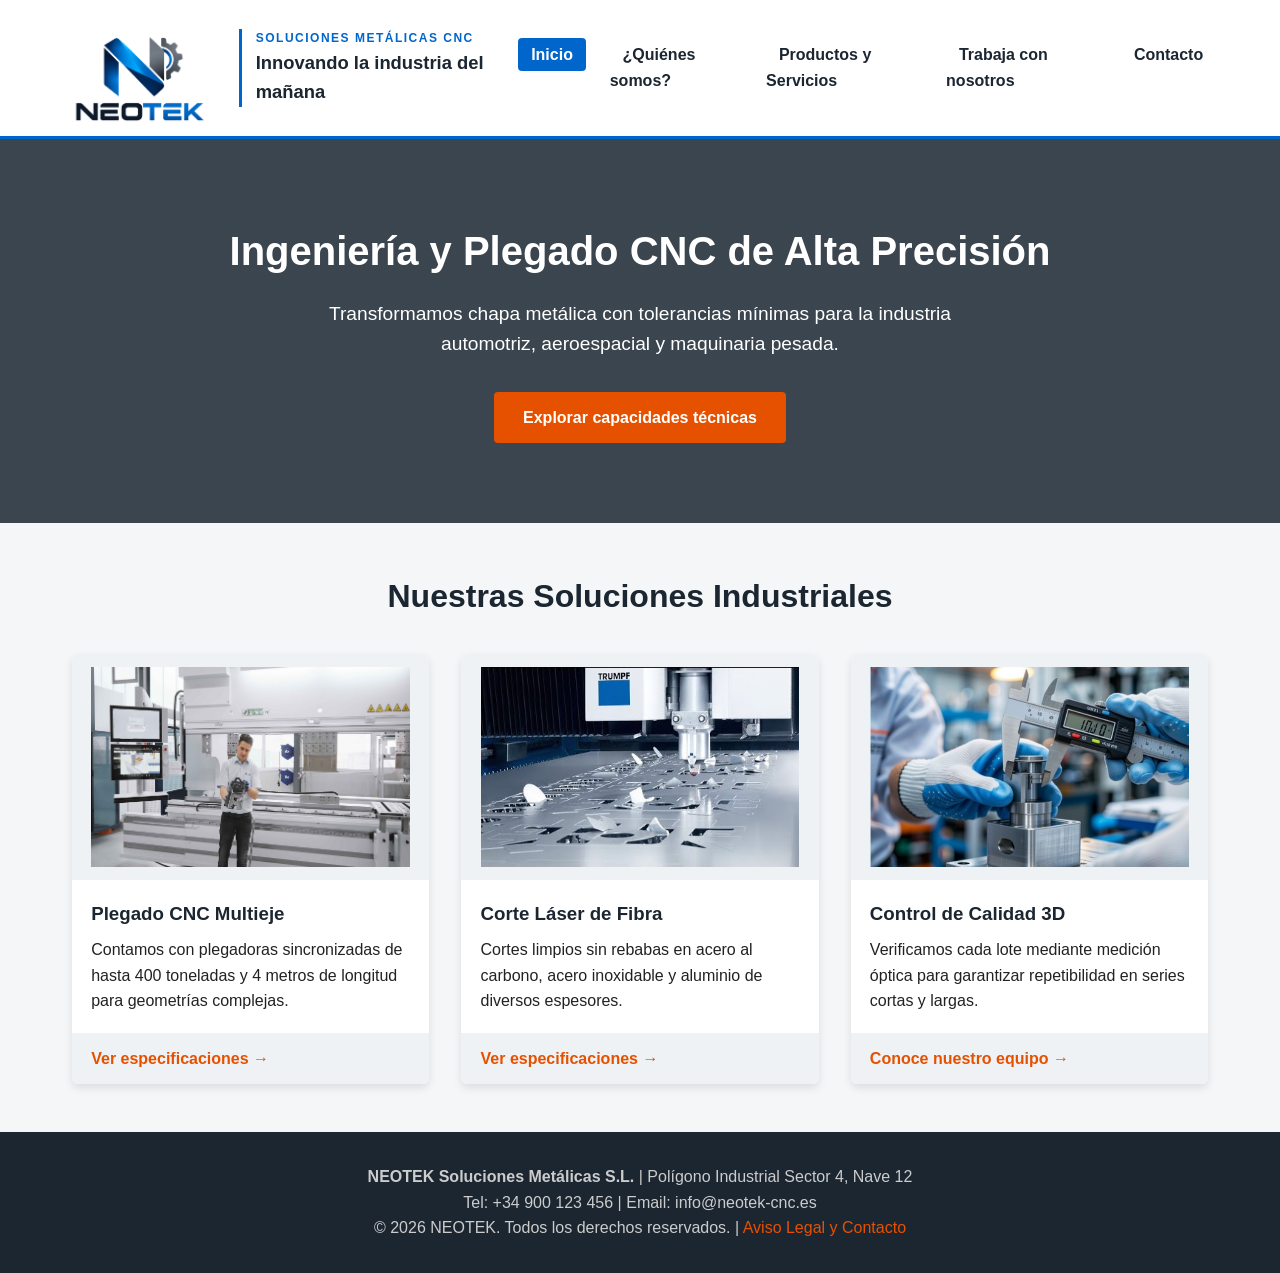
<file: index.html>
<!DOCTYPE html>
<html lang="es">
<head>
    <meta charset="UTF-8">
    <meta name="viewport" content="width=device-width, initial-scale=1.0">
    <title>NEOTEK | Plegado CNC de Alta Precisión</title>
    <link rel="stylesheet" href="css/estilos.css">
</head>
<body>

    <!-- CABECERA Y MENÚ DE ACCESO -->
    <header class="cabecera-principal">
        <div class="contenedor-logo">
            <a href="index.html" title="Ir al inicio de NEOTEK">
                 <img src="img/logo-neotek.png" alt="Logotipo NEOTEK" class="logo-img">
            </a>
        </div>
               <div class="eslogan-cabecera">
            <span class="eslogan-superior">SOLUCIONES METÁLICAS CNC</span>
            <p>Innovando la industria del mañana</p>
        </div>
        <nav class="menu-navegacion">
            <ul>
                <li><a href="index.html" class="activo">Inicio</a></li>
                <li><a href="quienes-somos.html">¿Quiénes somos?</a></li>
                <li><a href="productos-servicios.html">Productos y Servicios</a></li>
                <li><a href="trabaja-con-nosotros.html">Trabaja con nosotros</a></li>
                <li><a href="contacto.html">Contacto</a></li>
            </ul>
        </nav>
    </header>

    <!-- CONTENIDO PRINCIPAL -->
    <main>
        <!-- Bienvenida -->
        <section class="hero">
            <h1>Ingeniería y Plegado CNC de Alta Precisión</h1>
            <p>Transformamos chapa metálica con tolerancias mínimas para la industria automotriz, aeroespacial y maquinaria pesada.</p>
            <a href="productos-servicios.html" class="boton-principal">Explorar capacidades técnicas</a>
        </section>

        <!-- Sección Destacados con enlace desde imagen -->
        <section class="seccion-contenido">
            <h2>Nuestras Soluciones Industriales</h2>
            <div class="tarjetas-grid">
                <article class="tarjeta">
                    <!-- Enlace desde una foto -->
                    <a href="productos-servicios.html#plegado">
                        <img src="img/plegadora.jpg" alt="Plegadora CNC hidráulica en funcionamiento">
                    </a>
                    <h3>Plegado CNC Multieje</h3>
                    <p>Contamos con plegadoras sincronizadas de hasta 400 toneladas y 4 metros de longitud para geometrías complejas.</p>
                    <a href="productos-servicios.html#plegado">Ver especificaciones &rarr;</a>
                </article>

                <article class="tarjeta">
                    <a href="productos-servicios.html#corte">
                        <img src="img/laser.jpg" alt="Corte láser de precisión en acero inoxidable">
                    </a>
                    <h3>Corte Láser de Fibra</h3>
                    <p>Cortes limpios sin rebabas en acero al carbono, acero inoxidable y aluminio de diversos espesores.</p>
                    <a href="productos-servicios.html#corte">Ver especificaciones &rarr;</a>
                </article>

                <article class="tarjeta">
                    <a href="quienes-somos.html">
                        <img src="img/calidad.jpg" alt="Control de calidad y metrología industrial">
                    </a>
                    <h3>Control de Calidad 3D</h3>
                    <p>Verificamos cada lote mediante medición óptica para garantizar repetibilidad en series cortas y largas.</p>
                    <a href="quienes-somos.html">Conoce nuestro equipo &rarr;</a>
                </article>
            </div>
        </section>
    </main>

    <!-- PIE DE PÁGINA -->
    <footer class="pie-pagina">
        <div class="pie-contenido">
            <p><strong>NEOTEK Soluciones Metálicas S.L.</strong> | Polígono Industrial Sector 4, Nave 12</p>
            <p>Tel: +34 900 123 456 | Email: info@neotek-cnc.es</p>
            <p>&copy; 2026 NEOTEK. Todos los derechos reservados. | <a href="contacto.html">Aviso Legal y Contacto</a></p>
        </div>
    </footer>

</body>
</html>
</file>
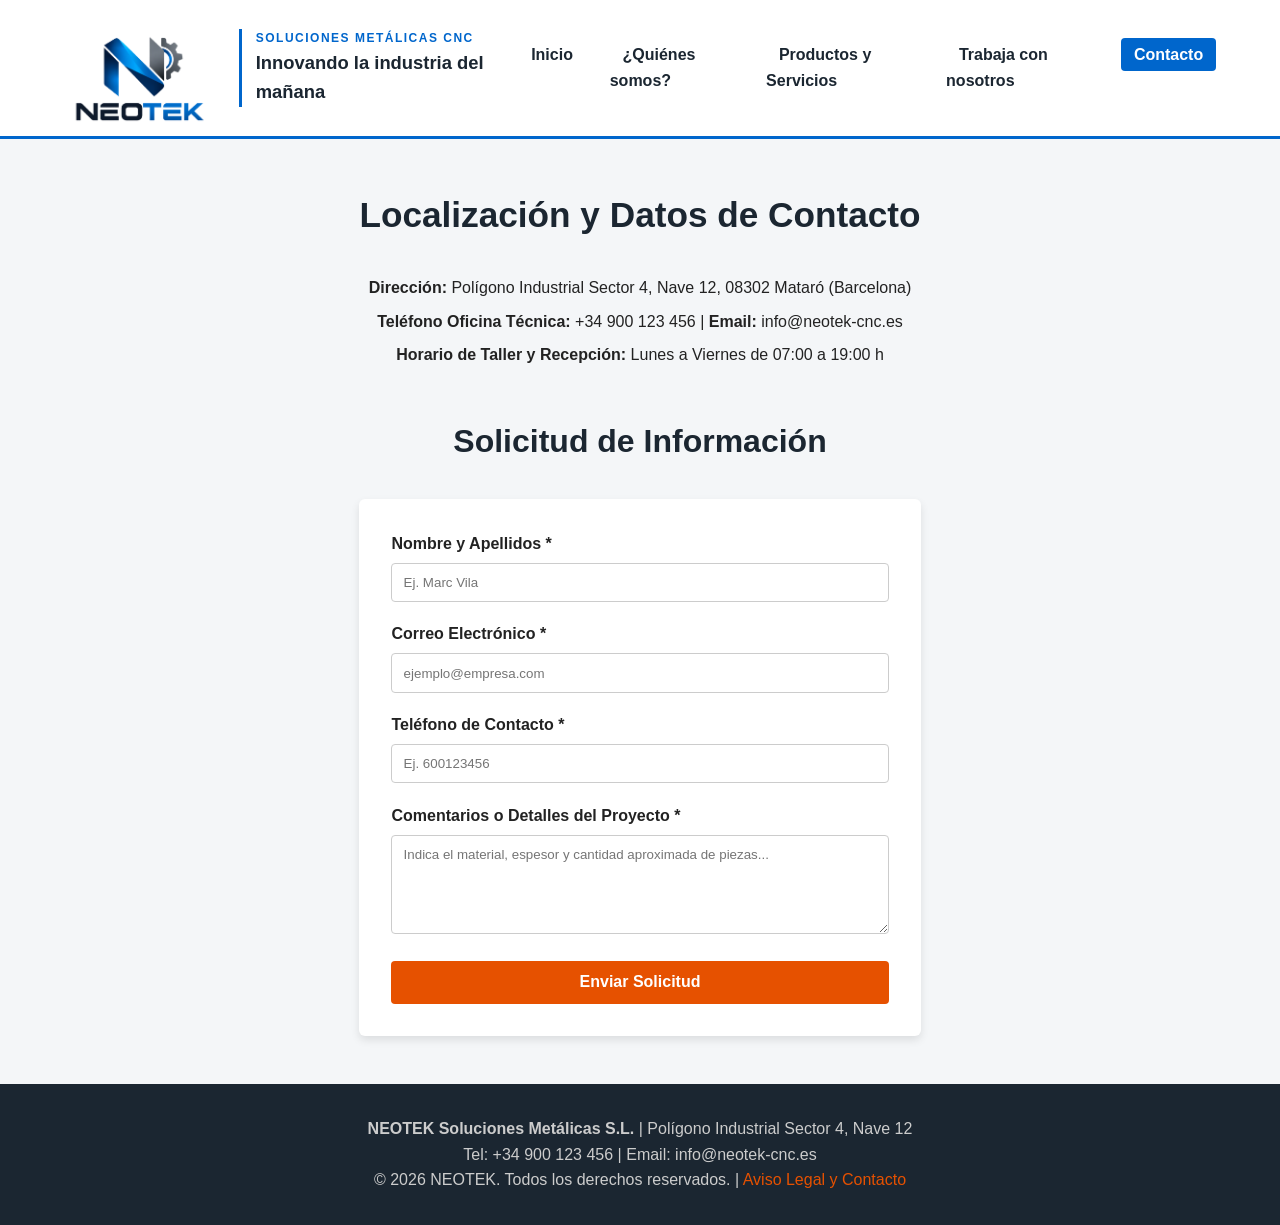
<file: contacto.html>
<!DOCTYPE html>
<html lang="es">
<head>
    <meta charset="UTF-8">
    <meta name="viewport" content="width=device-width, initial-scale=1.0">
    <title>Contacto | NEOTEK Plegado CNC</title>
    <link rel="stylesheet" href="css/estilos.css">
</head>
<body>

    <!-- CABECERA COMÚN CON LOGO, ESLOGAN Y MENÚ -->
    <header class="cabecera-principal">
        <div class="contenedor-logo">
            <a href="index.html" title="Ir al inicio de NEOTEK">
                <img src="img/logo-neotek.png" alt="Logotipo NEOTEK" class="logo-img">
            </a>
        </div>

        <div class="eslogan-cabecera">
            <span class="eslogan-superior">SOLUCIONES METÁLICAS CNC</span>
            <p>Innovando la industria del mañana</p>
        </div>

        <nav class="menu-navegacion">
            <ul>
                <li><a href="index.html">Inicio</a></li>
                <li><a href="quienes-somos.html">¿Quiénes somos?</a></li>
                <li><a href="productos-servicios.html">Productos y Servicios</a></li>
                <li><a href="trabaja-con-nosotros.html">Trabaja con nosotros</a></li>
                <li><a href="contacto.html" class="activo">Contacto</a></li>
            </ul>
        </nav>
    </header>

    <!-- CONTENIDO PRINCIPAL -->
    <main class="seccion-contenido">
        <!-- Datos de localización -->
        <section class="bloque-contacto-info">
            <h1>Localización y Datos de Contacto</h1>
            <p><strong>Dirección:</strong> Polígono Industrial Sector 4, Nave 12, 08302 Mataró (Barcelona)</p>
            <p><strong>Teléfono Oficina Técnica:</strong> +34 900 123 456 | <strong>Email:</strong> info@neotek-cnc.es</p>
            <p><strong>Horario de Taller y Recepción:</strong> Lunes a Viernes de 07:00 a 19:00 h</p>
        </section>

        <!-- Formulario obligatorio: Solicitud de información con validación HTML5 -->
        <section>
            <h2>Solicitud de Información</h2>
            <form action="#" method="post">
                <div class="campo-formulario">
                    <label for="nombre">Nombre y Apellidos *</label>
                    <input type="text" id="nombre" name="nombre" required minlength="3" placeholder="Ej. Marc Vila">
                </div>

                <div class="campo-formulario">
                    <label for="email">Correo Electrónico *</label>
                    <input type="email" id="email" name="email" required placeholder="ejemplo@empresa.com">
                </div>

                <div class="campo-formulario">
                    <label for="telefono">Teléfono de Contacto *</label>
                    <input type="tel" id="telefono" name="telefono" required pattern="[0-9]{9}" title="Introduce un número de teléfono válido de 9 dígitos" placeholder="Ej. 600123456">
                </div>

                <div class="campo-formulario">
                    <label for="comentarios">Comentarios o Detalles del Proyecto *</label>
                    <textarea id="comentarios" name="comentarios" rows="5" required minlength="10" placeholder="Indica el material, espesor y cantidad aproximada de piezas..."></textarea>
                </div>

                <button type="submit" class="boton-principal boton-enviar">Enviar Solicitud</button>
            </form>
        </section>
    </main>

    <!-- PIE DE PÁGINA COMÚN -->
    <footer class="pie-pagina">
        <div class="pie-contenido">
            <p><strong>NEOTEK Soluciones Metálicas S.L.</strong> | Polígono Industrial Sector 4, Nave 12</p>
            <p>Tel: +34 900 123 456 | Email: info@neotek-cnc.es</p>
            <p>&copy; 2026 NEOTEK. Todos los derechos reservados. | <a href="contacto.html">Aviso Legal y Contacto</a></p>
        </div>
    </footer>

</body>
</html>
</file>
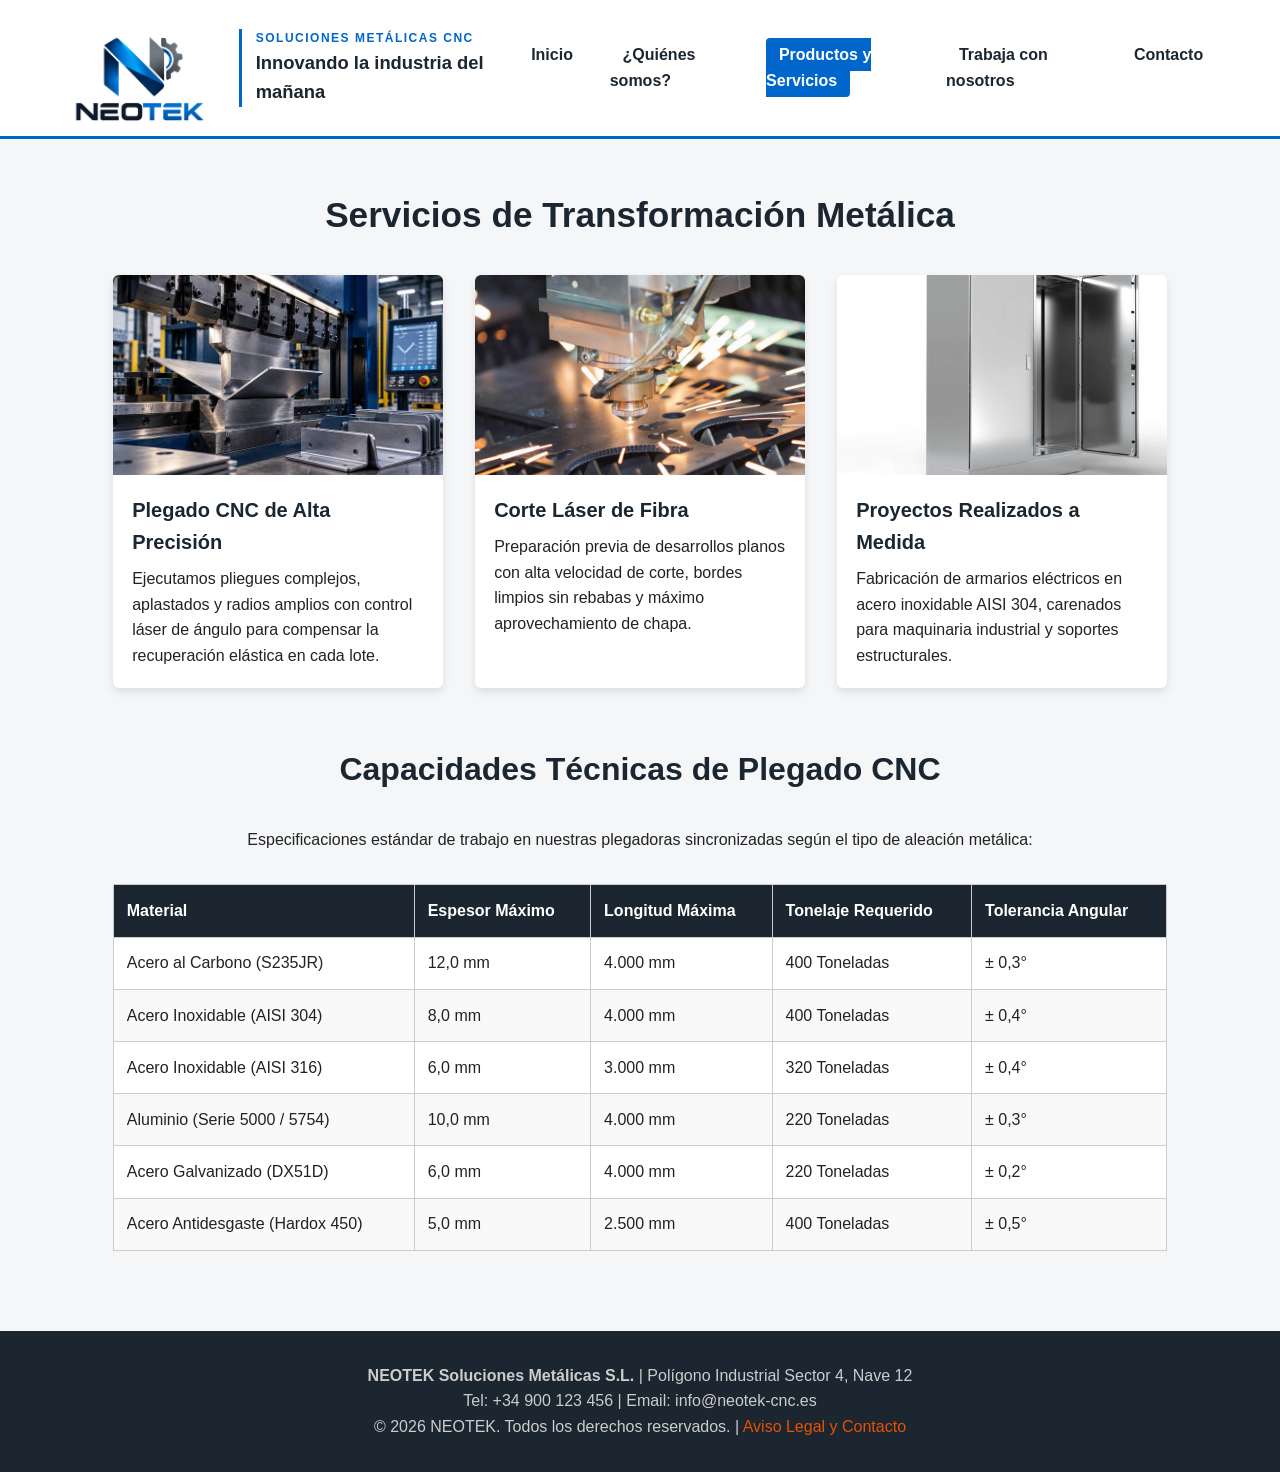
<file: productos-servicios.html>
<!DOCTYPE html>
<html lang="es">
<head>
    <meta charset="UTF-8">
    <meta name="viewport" content="width=device-width, initial-scale=1.0">
    <title>Productos y Servicios | NEOTEK Plegado CNC</title>
    <link rel="stylesheet" href="css/estilos.css">
</head>
<body>

    <!-- CABECERA COMÚN CON LOGO, ESLOGAN Y MENÚ -->
    <header class="cabecera-principal">
        <div class="contenedor-logo">
            <a href="index.html" title="Ir al inicio de NEOTEK">
                <img src="img/logo-neotek.png" alt="Logotipo NEOTEK" class="logo-img">
            </a>
        </div>

        <div class="eslogan-cabecera">
            <span class="eslogan-superior">SOLUCIONES METÁLICAS CNC</span>
            <p>Innovando la industria del mañana</p>
        </div>

        <nav class="menu-navegacion">
            <ul>
                <li><a href="index.html">Inicio</a></li>
                <li><a href="quienes-somos.html">¿Quiénes somos?</a></li>
                <li><a href="productos-servicios.html" class="activo">Productos y Servicios</a></li>
                <li><a href="trabaja-con-nosotros.html">Trabaja con nosotros</a></li>
                <li><a href="contacto.html">Contacto</a></li>
            </ul>
        </nav>
    </header>

    <!-- CONTENIDO PRINCIPAL -->
    <main class="seccion-contenido">
        <!-- Catálogo de Servicios y Proyectos -->
        <section id="plegado" class="bloque-servicios">
            <h1>Servicios de Transformación Metálica</h1>
            <div class="tarjetas-grid">
                <article class="tarjeta">
                    <img src="img/plegado.jpg" alt="Plegado CNC de precisión">
                    <h2>Plegado CNC de Alta Precisión</h2>
                    <p>Ejecutamos pliegues complejos, aplastados y radios amplios con control láser de ángulo para compensar la recuperación elástica en cada lote.</p>
                </article>

                <article class="tarjeta" id="corte">
                    <img src="img/corte-laser-de-fibra.jpg" alt="Corte láser industrial">
                    
                    <h2>Corte Láser de Fibra</h2>
                    <p>Preparación previa de desarrollos planos con alta velocidad de corte, bordes limpios sin rebabas y máximo aprovechamiento de chapa.</p>
                </article>

                <article class="tarjeta">
                    <img src="img/proyectos.jpg" alt="Chasis metálico fabricado a medida">
                    <h2>Proyectos Realizados a Medida</h2>
                    <p>Fabricación de armarios eléctricos en acero inoxidable AISI 304, carenados para maquinaria industrial y soportes estructurales.</p>
                </article>
            </div>
        </section>

        <!-- Tabla obligatoria de mínimo 5 filas y 5 columnas -->
        <section class="bloque-tabla">
            <h2>Capacidades Técnicas de Plegado CNC</h2>
            <p class="descripcion-tabla">Especificaciones estándar de trabajo en nuestras plegadoras sincronizadas según el tipo de aleación metálica:</p>
            <table>
                <thead>
                    <tr>
                        <th>Material</th>
                        <th>Espesor Máximo</th>
                        <th>Longitud Máxima</th>
                        <th>Tonelaje Requerido</th>
                        <th>Tolerancia Angular</th>
                    </tr>
                </thead>
                <tbody>
                    <tr>
                        <td>Acero al Carbono (S235JR)</td>
                        <td>12,0 mm</td>
                        <td>4.000 mm</td>
                        <td>400 Toneladas</td>
                        <td>&plusmn; 0,3&deg;</td>
                    </tr>
                    <tr>
                        <td>Acero Inoxidable (AISI 304)</td>
                        <td>8,0 mm</td>
                        <td>4.000 mm</td>
                        <td>400 Toneladas</td>
                        <td>&plusmn; 0,4&deg;</td>
                    </tr>
                    <tr>
                        <td>Acero Inoxidable (AISI 316)</td>
                        <td>6,0 mm</td>
                        <td>3.000 mm</td>
                        <td>320 Toneladas</td>
                        <td>&plusmn; 0,4&deg;</td>
                    </tr>
                    <tr>
                        <td>Aluminio (Serie 5000 / 5754)</td>
                        <td>10,0 mm</td>
                        <td>4.000 mm</td>
                        <td>220 Toneladas</td>
                        <td>&plusmn; 0,3&deg;</td>
                    </tr>
                    <tr>
                        <td>Acero Galvanizado (DX51D)</td>
                        <td>6,0 mm</td>
                        <td>4.000 mm</td>
                        <td>220 Toneladas</td>
                        <td>&plusmn; 0,2&deg;</td>
                    </tr>
                    <tr>
                        <td>Acero Antidesgaste (Hardox 450)</td>
                        <td>5,0 mm</td>
                        <td>2.500 mm</td>
                        <td>400 Toneladas</td>
                        <td>&plusmn; 0,5&deg;</td>
                    </tr>
                </tbody>
            </table>
        </section>
    </main>

    <!-- PIE DE PÁGINA COMÚN -->
    <footer class="pie-pagina">
        <div class="pie-contenido">
            <p><strong>NEOTEK Soluciones Metálicas S.L.</strong> | Polígono Industrial Sector 4, Nave 12</p>
            <p>Tel: +34 900 123 456 | Email: info@neotek-cnc.es</p>
            <p>&copy; 2026 NEOTEK. Todos los derechos reservados. | <a href="contacto.html">Aviso Legal y Contacto</a></p>
        </div>
    </footer>

</body>
</html>
</file>
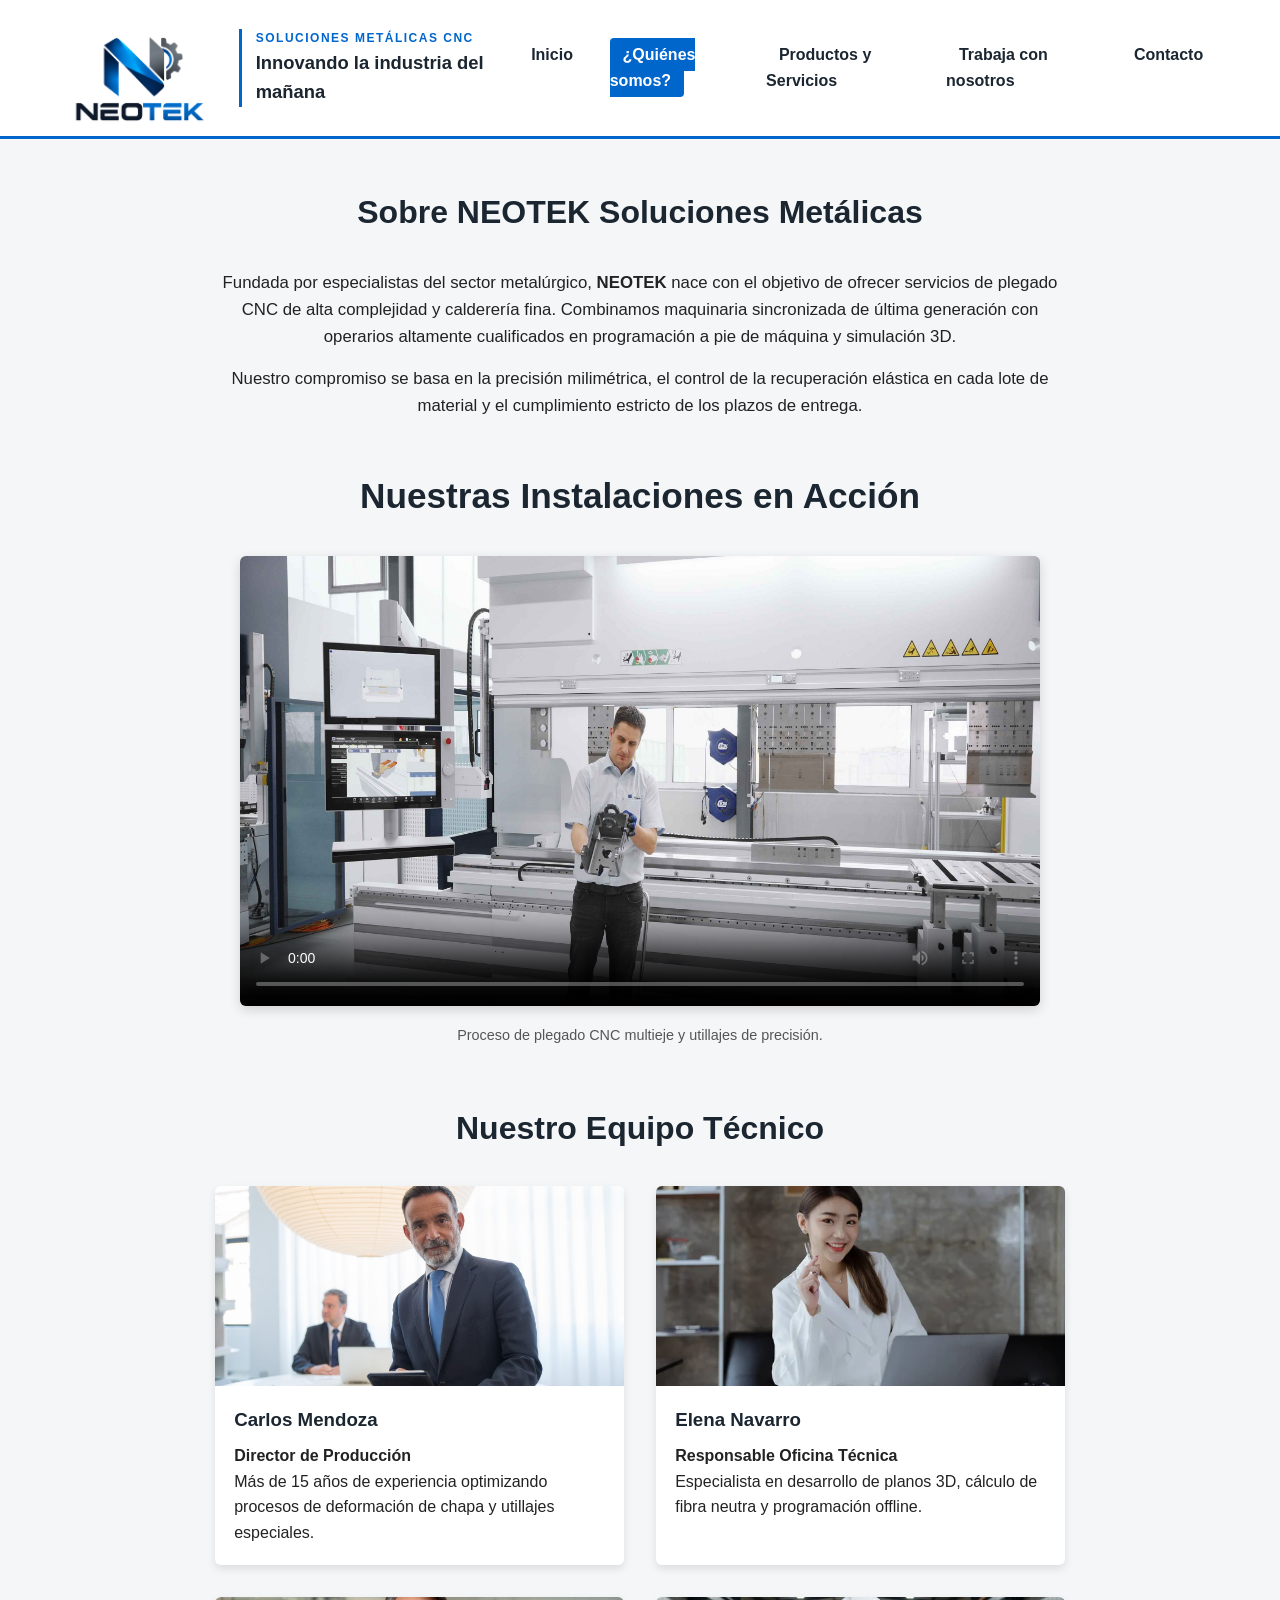
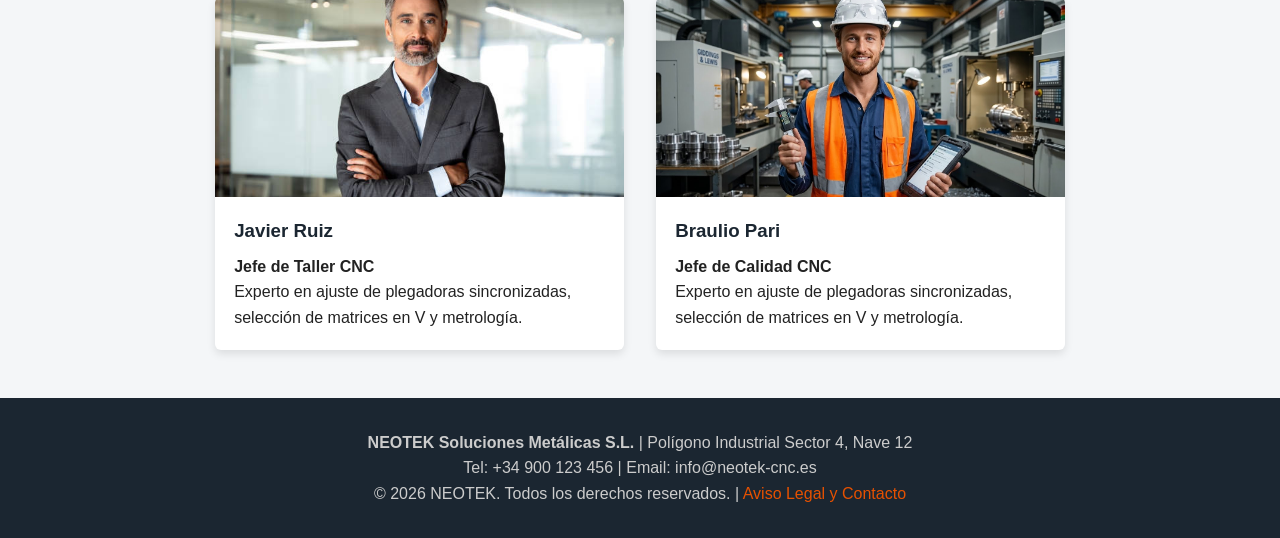
<file: quienes-somos.html>
<!DOCTYPE html>
<html lang="es">
<head>
    <meta charset="UTF-8">
    <meta name="viewport" content="width=device-width, initial-scale=1.0">
    <title>¿Quiénes somos? | NEOTEK Plegado CNC</title>
    <link rel="stylesheet" href="css/estilos.css">
</head>
<body>

    <!-- CABECERA COMÚN CON LOGO, ESLOGAN Y MENÚ -->
    <header class="cabecera-principal">
        <div class="contenedor-logo">
            <a href="index.html" title="Ir al inicio de NEOTEK">
                <img src="img/logo-neotek.png" alt="Logotipo NEOTEK" class="logo-img">
            </a>
        </div>

        <div class="eslogan-cabecera">
            <span class="eslogan-superior">SOLUCIONES METÁLICAS CNC</span>
            <p>Innovando la industria del mañana</p>
        </div>

        <nav class="menu-navegacion">
            <ul>
                <li><a href="index.html">Inicio</a></li>
                <li><a href="quienes-somos.html" class="activo">¿Quiénes somos?</a></li>
                <li><a href="productos-servicios.html">Productos y Servicios</a></li>
                <li><a href="trabaja-con-nosotros.html">Trabaja con nosotros</a></li>
                <li><a href="contacto.html">Contacto</a></li>
            </ul>
        </nav>
    </header>

    <!-- CONTENIDO PRINCIPAL -->
    <main class="seccion-contenido">
        <!-- Historia y valores de la empresa -->
        <section class="bloque-historia">
            <h2>Sobre NEOTEK Soluciones Metálicas</h2>
            <p>Fundada por especialistas del sector metalúrgico, <strong>NEOTEK</strong> nace con el objetivo de ofrecer servicios de plegado CNC de alta complejidad y calderería fina. Combinamos maquinaria sincronizada de última generación con operarios altamente cualificados en programación a pie de máquina y simulación 3D.</p>
            <p>Nuestro compromiso se basa en la precisión milimétrica, el control de la recuperación elástica en cada lote de material y el cumplimiento estricto de los plazos de entrega.</p>
        </section>

                      <!-- Vídeo Corporativo -->
        <section class="bloque-video">
            <h1>Nuestras Instalaciones en Acción</h1>
            <video controls poster="img/plegadora.jpg">
                <source src="img/video-corporativo.mp4" type="video/mp4">
                Tu navegador no soporta la reproducción de vídeo HTML5.
            </video>
            <p class="pie-video">Proceso de plegado CNC multieje y utillajes de precisión.</p>
        </section>

        <!-- Galería del Equipo Humano -->
        <section>
            <h2>Nuestro Equipo Técnico</h2>
            <div class="tarjetas-grid">
                <article class="tarjeta">
                    <img src="img/carlos.jpg" alt="Director de Producción de NEOTEK">
                    <h3>Carlos Mendoza</h3>
                    <p><strong>Director de Producción</strong><br>Más de 15 años de experiencia optimizando procesos de deformación de chapa y utillajes especiales.</p>
                </article>

                <article class="tarjeta">
                    <img src="img/elena.jpg" alt="Responsable de Oficina Técnica CAD/CAM">
                    <h3>Elena Navarro</h3>
                    <p><strong>Responsable Oficina Técnica</strong><br>Especialista en desarrollo de planos 3D, cálculo de fibra neutra y programación offline.</p>
                </article>

                <article class="tarjeta">
                    <img src="img/javier.jpg" alt="Jefe de Taller Plegado CNC">
                    <h3>Javier Ruiz</h3>
                    <p><strong>Jefe de Taller CNC</strong><br>Experto en ajuste de plegadoras sincronizadas, selección de matrices en V y metrología.</p>
                </article>

                <article class="tarjeta">
                    <img src="img/bra.jpg" alt="Jefe de Taller Plegado CNC">
                    <h3>Braulio Pari</h3>
                    <p><strong>Jefe de Calidad CNC</strong><br>Experto en ajuste de plegadoras sincronizadas, selección de matrices en V y metrología.</p>
                </article>
            </div>
        </section>
    </main>

    <!-- PIE DE PÁGINA COMÚN -->
    <footer class="pie-pagina">
        <div class="pie-contenido">
            <p><strong>NEOTEK Soluciones Metálicas S.L.</strong> | Polígono Industrial Sector 4, Nave 12</p>
            <p>Tel: +34 900 123 456 | Email: info@neotek-cnc.es</p>
            <p>&copy; 2026 NEOTEK. Todos los derechos reservados. | <a href="contacto.html">Aviso Legal y Contacto</a></p>
        </div>
    </footer>

</body>
</html>
</file>
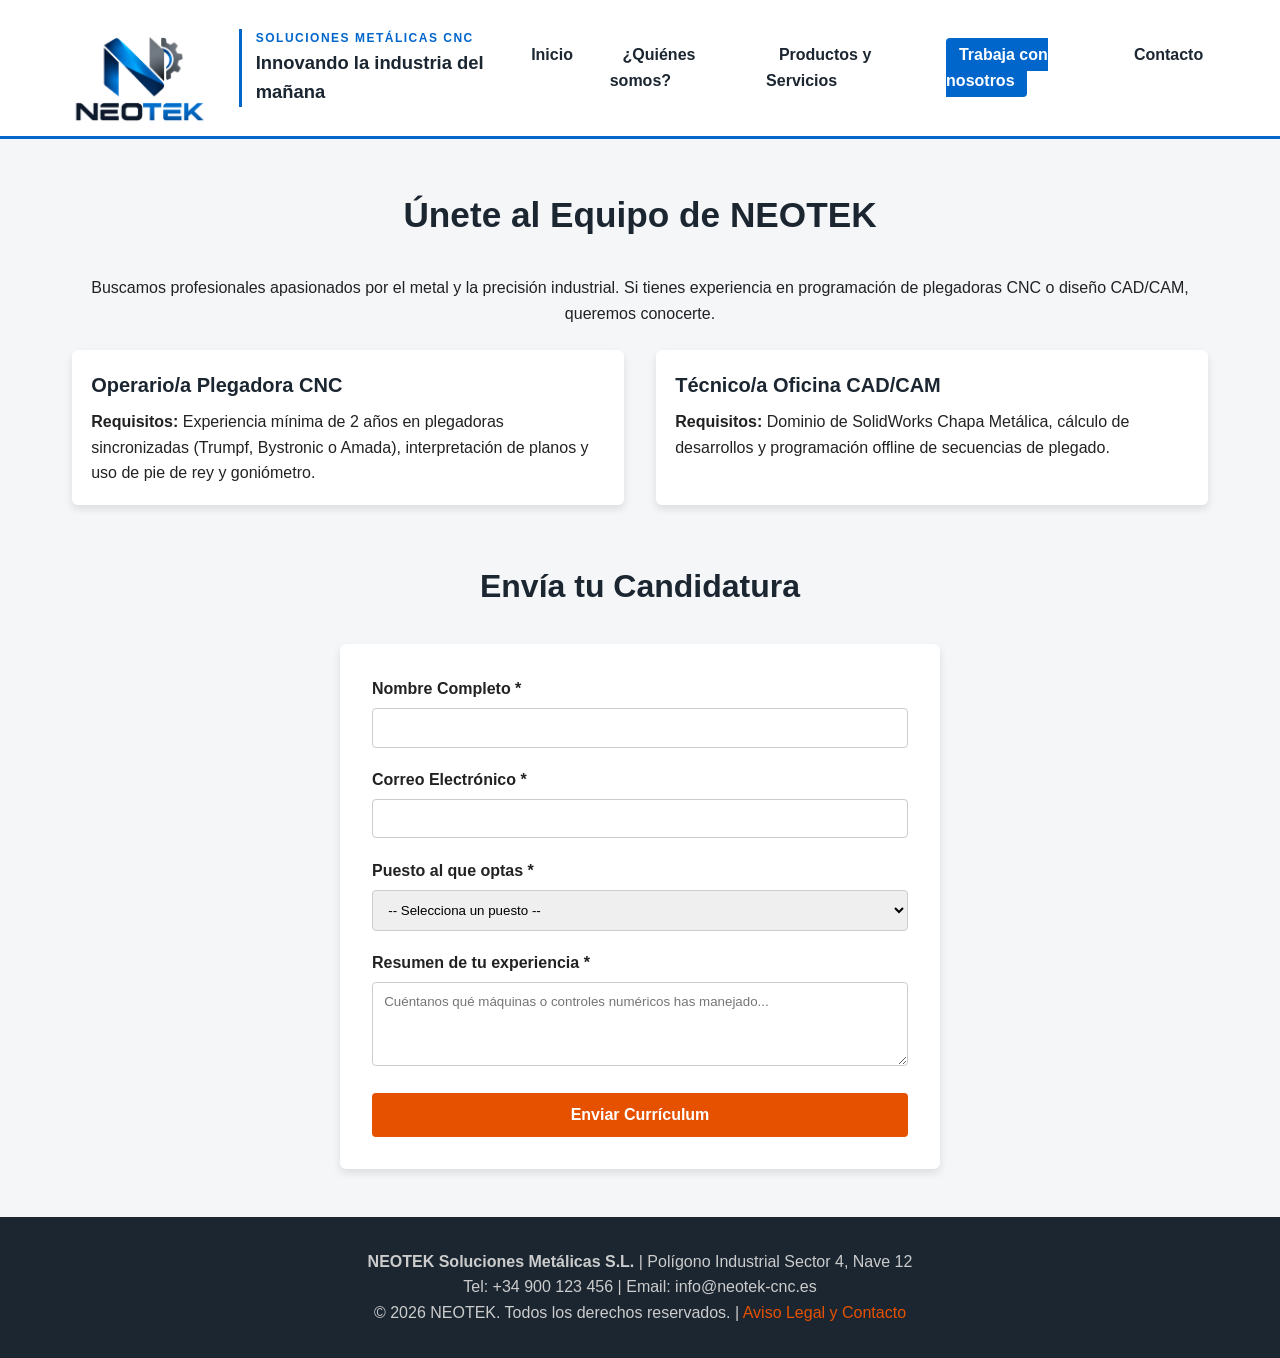
<file: trabaja-con-nosotros.html>
<!DOCTYPE html>
<html lang="es">
<head>
    <meta charset="UTF-8">
    <meta name="viewport" content="width=device-width, initial-scale=1.0">
    <title>Trabaja con nosotros | NEOTEK Plegado CNC</title>
    <link rel="stylesheet" href="css/estilos.css">
</head>
<body>

    <!-- CABECERA COMÚN CON LOGO, ESLOGAN Y MENÚ -->
    <header class="cabecera-principal">
        <div class="contenedor-logo">
            <a href="index.html" title="Ir al inicio de NEOTEK">
                <img src="img/logo-neotek.png" alt="Logotipo NEOTEK" class="logo-img">
            </a>
        </div>

        <div class="eslogan-cabecera">
            <span class="eslogan-superior">SOLUCIONES METÁLICAS CNC</span>
            <p>Innovando la industria del mañana</p>
        </div>

        <nav class="menu-navegacion">
            <ul>
                <li><a href="index.html">Inicio</a></li>
                <li><a href="quienes-somos.html">¿Quiénes somos?</a></li>
                <li><a href="productos-servicios.html">Productos y Servicios</a></li>
                <li><a href="trabaja-con-nosotros.html" class="activo">Trabaja con nosotros</a></li>
                <li><a href="contacto.html">Contacto</a></li>
            </ul>
        </nav>
    </header>

    <!-- CONTENIDO PRINCIPAL -->
    <main class="seccion-contenido">
        <section class="bloque-servicios">
            <h1>Únete al Equipo de NEOTEK</h1>
            <p class="descripcion-tabla">Buscamos profesionales apasionados por el metal y la precisión industrial. Si tienes experiencia en programación de plegadoras CNC o diseño CAD/CAM, queremos conocerte.</p>

            <div class="tarjetas-grid">
                <article class="tarjeta">
                    <h2>Operario/a Plegadora CNC</h2>
                    <p><strong>Requisitos:</strong> Experiencia mínima de 2 años en plegadoras sincronizadas (Trumpf, Bystronic o Amada), interpretación de planos y uso de pie de rey y goniómetro.</p>
                </article>
                <article class="tarjeta">
                    <h2>Técnico/a Oficina CAD/CAM</h2>
                    <p><strong>Requisitos:</strong> Dominio de SolidWorks Chapa Metálica, cálculo de desarrollos y programación offline de secuencias de plegado.</p>
                </article>
            </div>
        </section>

        <section>
            <h2>Envía tu Candidatura</h2>
            <form action="#" method="post">
                <div class="campo-formulario">
                    <label for="candidato-nombre">Nombre Completo *</label>
                    <input type="text" id="candidato-nombre" name="nombre" required minlength="3">
                </div>

                <div class="campo-formulario">
                    <label for="candidato-email">Correo Electrónico *</label>
                    <input type="email" id="candidato-email" name="email" required>
                </div>

                <div class="campo-formulario">
                    <label for="puesto">Puesto al que optas *</label>
                    <select id="puesto" name="puesto" required>
                        <option value="">-- Selecciona un puesto --</option>
                        <option value="plegador">Operario/a Plegadora CNC</option>
                        <option value="cadcam">Técnico/a Oficina CAD/CAM</option>
                        <option value="otros">Otros perfiles industriales</option>
                    </select>
                </div>

                <div class="campo-formulario">
                    <label for="experiencia">Resumen de tu experiencia *</label>
                    <textarea id="experiencia" name="experiencia" rows="4" required minlength="10" placeholder="Cuéntanos qué máquinas o controles numéricos has manejado..."></textarea>
                </div>

                <button type="submit" class="boton-principal boton-enviar">Enviar Currículum</button>
            </form>
        </section>
    </main>

    <!-- PIE DE PÁGINA COMÚN -->
    <footer class="pie-pagina">
        <div class="pie-contenido">
            <p><strong>NEOTEK Soluciones Metálicas S.L.</strong> | Polígono Industrial Sector 4, Nave 12</p>
            <p>Tel: +34 900 123 456 | Email: info@neotek-cnc.es</p>
            <p>&copy; 2026 NEOTEK. Todos los derechos reservados. | <a href="contacto.html">Aviso Legal y Contacto</a></p>
        </div>
    </footer>

</body>
</html>
</file>
<file: css/estilos.css>
/* Reseteo básico y tipografía */
* {
    margin: 0;
    padding: 0;
    box-sizing: border-box;
}

body {
    font-family: 'Segoe UI', Tahoma, Geneva, Verdana, sans-serif;
    line-height: 1.6;
    color: #222222;
    background-color: #f4f6f8;
    display: flex;
    flex-direction: column;
    min-height: 100vh;
}
.cabecera-principal {
    background-color: #ffffff;
    color: #1b2631;
    padding: 0.8rem 5%;
    display: flex;
    justify-content: space-between;
    align-items: center;
    border-bottom: 3px solid #0066cc;
}

/* Eslogan con diseño técnico junto al logo */
.eslogan-cabecera {
    margin-right: auto;
    margin-left: 1.5rem;
    border-left: 3px solid #0066cc;
    padding-left: 14px;
}

.eslogan-superior {
    display: block;
    font-size: 0.75rem;
    font-weight: 700;
    color: #0066cc;
    letter-spacing: 1.5px;
    text-transform: uppercase;
}

.eslogan-cabecera p {
    font-size: 1.15rem;
    font-weight: 600;
    color: #1b2631;
    margin: 0;
}

.menu-navegacion ul {
    list-style: none;
    display: flex;
    gap: 1.5rem;
}

.menu-navegacion a {
    color: #1b2631;
    text-decoration: none;
    font-weight: 600;
    padding: 0.5rem 0.8rem;
    border-radius: 4px;
    transition: background-color 0.3s, color 0.3s;
}

.menu-navegacion a:hover,
.menu-navegacion a.activo {
    background-color: #0066cc;
    color: #ffffff;
}


/* Sección Hero */
.hero {
    background: linear-gradient(rgba(27, 38, 49, 0.85), rgba(27, 38, 49, 0.85)), 
                url('https://unsplash.com') center/cover;
    color: #ffffff;
    text-align: center;
    padding: 5rem 2rem;
}

.hero h1 {
    font-size: 2.5rem;
    margin-bottom: 1rem;
}

.hero p {
    font-size: 1.2rem;
    max-width: 700px;
    margin: 0 auto 2rem auto;
}

.boton-principal {
    display: inline-block;
    background-color: #e65100;
    color: #ffffff;
    padding: 0.8rem 1.8rem;
    text-decoration: none;
    font-weight: bold;
    border-radius: 4px;
}

.boton-principal:hover {
    background-color: #bf360c;
}

/* Contenedores principales */
main {
    flex: 1;
}

.seccion-contenido {
    max-width: 1200px;
    margin: 3rem auto;
    padding: 0 2rem;
}

.seccion-contenido h2 {
    text-align: center;
    color: #1b2631;
    margin-bottom: 2rem;
    font-size: 2rem;
}

/* Cuadrícula de tarjetas */
.tarjetas-grid {
    display: grid;
    grid-template-columns: repeat(auto-fit, minmax(300px, 1fr));
    gap: 2rem;
}

.tarjeta {
    background-color: #ffffff;
    border-radius: 6px;
    overflow: hidden;
    box-shadow: 0 4px 8px rgba(0,0,0,0.1);
    display: flex;
    flex-direction: column;
}

.tarjeta img {
    width: 100%;
    height: 200px;
    object-fit: cover;
    display: block;
}

.tarjeta h3 {
    padding: 1.2rem 1.2rem 0.5rem 1.2rem;
    color: #1b2631;
}

.tarjeta p {
    padding: 0 1.2rem 1.2rem 1.2rem;
    flex: 1;
}

.tarjeta > a {
    display: block;
    padding: 0.8rem 1.2rem;
    background-color: #eef2f5;
    color: #e65100;
    text-decoration: none;
    font-weight: bold;
}

/* Tablas (para la página de Productos y Servicios) */
table {
    width: 100%;
    border-collapse: collapse;
    margin: 2rem 0;
    background-color: #ffffff;
}

th, td {
    border: 1px solid #cccccc;
    padding: 0.8rem;
    text-align: left;
}

th {
    background-color: #1b2631;
    color: #ffffff;
}

tr:nth-child(even) {
    background-color: #f9f9f9;
}

/* Formularios (para Contacto y Trabaja con nosotros) */
form {
    background-color: #ffffff;
    padding: 2rem;
    border-radius: 6px;
    box-shadow: 0 4px 8px rgba(0,0,0,0.1);
    max-width: 600px;
    margin: 0 auto;
}

.campo-formulario {
    margin-bottom: 1.2rem;
}

.campo-formulario label {
    display: block;
    font-weight: bold;
    margin-bottom: 0.4rem;
}

.campo-formulario input,
.campo-formulario textarea,
.campo-formulario select {
    width: 100%;
    padding: 0.7rem;
    border: 1px solid #cccccc;
    border-radius: 4px;
    font-family: inherit;
}

/* Pie de página */
.pie-pagina {
    background-color: #1b2631;
    color: #cccccc;
    text-align: center;
    padding: 2rem 1rem;
    margin-top: auto;
}

.pie-pagina a {
    color: #e65100;
    text-decoration: none;
}

/* Estilo adaptado para el nuevo logotipo de NEOTEK */
.logo-img {
    height: 110px;
    width: auto;
    display: block;
}

/* Estilos específicos para Quiénes Somos */
.bloque-historia {
    max-width: 850px;
    margin: 0 auto 3rem auto;
    text-align: center;
}

.bloque-historia p {
    margin-bottom: 1rem;
    font-size: 1.05rem;
}

.bloque-video {
    text-align: center;
    margin-bottom: 3.5rem;
}

.bloque-video video {
    width: 100%;
    max-width: 800px;
    border-radius: 6px;
    box-shadow: 0 4px 12px rgba(0,0,0,0.15);
}

.pie-video {
    font-size: 0.9rem;
    color: #555555;
    margin-top: 0.6rem;
}

/* Estilos específicos para Productos y Servicios */
.bloque-servicios {
    margin-bottom: 3.5rem;
}

.descripcion-tabla {
    text-align: center;
    margin-bottom: 1.5rem;
}

/* Estilos específicos para Contacto y Formularios */
.bloque-contacto-info {
    text-align: center;
    margin-bottom: 3rem;
}

.bloque-contacto-info p {
    margin-bottom: 0.5rem;
}

.boton-enviar {
    border: none;
    cursor: pointer;
    width: 100%;
    font-size: 1rem;
}
/* Estilos para el vídeo corporativo local */
.bloque-video {
    text-align: center;
    margin-bottom: 3.5rem;
}

.bloque-video video {
    width: 100%;
    max-width: 800px;
    border-radius: 6px;
    box-shadow: 0 4px 12px rgba(0,0,0,0.15);
}

.pie-video {
    font-size: 0.9rem;
    color: #555555;
    margin-top: 0.6rem;
}

/* Estilo para los títulos principales H1 de las páginas internas */
.seccion-contenido h1 {
    text-align: center;
    color: #1b2631;
    margin-bottom: 2rem;
    font-size: 2.2rem;
}

/* Ajuste de tamaño para los títulos dentro de las tarjetas */
.tarjeta h2 {
    padding: 1.2rem 1.2rem 0.5rem 1.2rem;
    color: #1b2631;
    font-size: 1.25rem;
    text-align: left;
    margin-bottom: 0;
}
</file>
